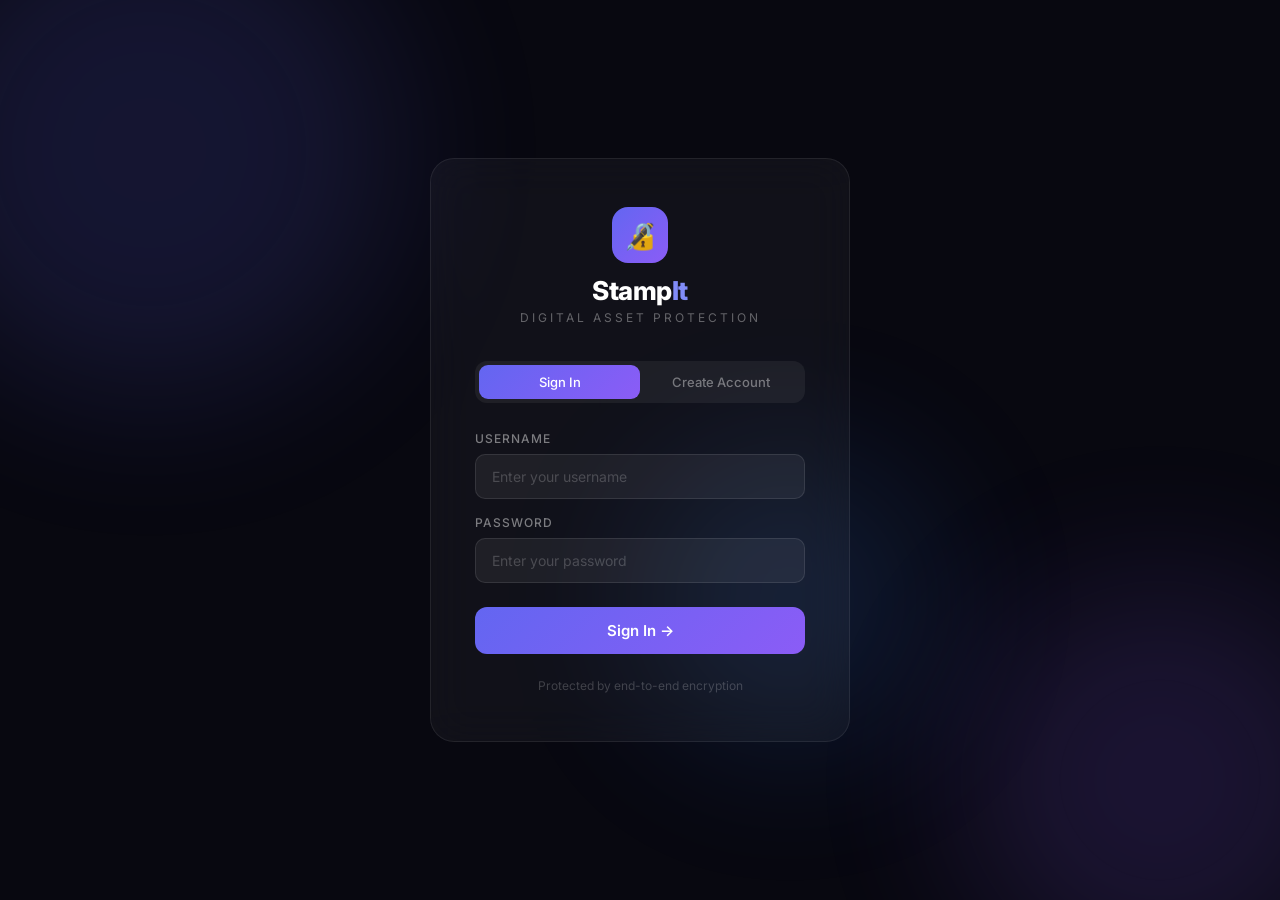
<file: login.html>
<!DOCTYPE html>
<html lang="en">
<head>
  <meta charset="UTF-8"/>
  <meta name="viewport" content="width=device-width, initial-scale=1.0"/>
  <title>StampIt — Login</title>
  <style>
    @import url('https://fonts.googleapis.com/css2?family=Inter:wght@300;400;500;600;700;800&display=swap');
    * { box-sizing: border-box; margin: 0; padding: 0; }

    body {
      font-family: 'Inter', sans-serif;
      min-height: 100vh;
      background: #080810;
      display: flex;
      align-items: center;
      justify-content: center;
      overflow: hidden;
      position: relative;
    }

    /* Animated background blobs */
    .blob {
      position: fixed;
      border-radius: 50%;
      filter: blur(80px);
      opacity: 0.15;
      animation: float 8s ease-in-out infinite;
      pointer-events: none;
    }
    .blob1 { width: 500px; height: 500px; background: #6366f1; top: -100px; left: -100px; animation-delay: 0s; }
    .blob2 { width: 400px; height: 400px; background: #8b5cf6; bottom: -80px; right: -80px; animation-delay: 3s; }
    .blob3 { width: 300px; height: 300px; background: #3b82f6; top: 50%; left: 50%; animation-delay: 5s; }
    @keyframes float {
      0%, 100% { transform: translate(0, 0) scale(1); }
      50% { transform: translate(30px, -30px) scale(1.05); }
    }

    .card {
      background: rgba(255,255,255,0.04);
      backdrop-filter: blur(20px);
      border: 1px solid rgba(255,255,255,0.08);
      border-radius: 24px;
      padding: 48px 44px;
      width: 100%;
      max-width: 420px;
      position: relative;
      z-index: 1;
    }

    .logo-area {
      text-align: center;
      margin-bottom: 36px;
    }

    .logo-icon {
      width: 56px; height: 56px;
      background: linear-gradient(135deg, #6366f1, #8b5cf6);
      border-radius: 16px;
      display: inline-flex;
      align-items: center;
      justify-content: center;
      font-size: 26px;
      margin-bottom: 12px;
    }

    .logo-name {
      font-size: 26px;
      font-weight: 800;
      color: #fff;
      letter-spacing: -0.5px;
    }

    .logo-name span { color: #818cf8; }

    .logo-tag {
      font-size: 12px;
      color: rgba(255,255,255,0.35);
      letter-spacing: 3px;
      text-transform: uppercase;
      margin-top: 4px;
    }

    /* Tab toggle */
    .tab-toggle {
      display: flex;
      background: rgba(255,255,255,0.06);
      border-radius: 12px;
      padding: 4px;
      margin-bottom: 28px;
    }

    .tab-toggle button {
      flex: 1;
      padding: 9px;
      border: none;
      border-radius: 9px;
      background: transparent;
      color: rgba(255,255,255,0.4);
      font-size: 13px;
      font-weight: 500;
      cursor: pointer;
      transition: all 0.2s;
      font-family: 'Inter', sans-serif;
    }

    .tab-toggle button.active {
      background: linear-gradient(135deg, #6366f1, #8b5cf6);
      color: #fff;
    }

    .form-section { display: none; }
    .form-section.active { display: block; }

    .field {
      margin-bottom: 16px;
    }

    .field label {
      display: block;
      font-size: 12px;
      font-weight: 500;
      color: rgba(255,255,255,0.45);
      text-transform: uppercase;
      letter-spacing: 1px;
      margin-bottom: 8px;
    }

    .field input {
      width: 100%;
      padding: 13px 16px;
      background: rgba(255,255,255,0.06);
      border: 1px solid rgba(255,255,255,0.1);
      border-radius: 10px;
      color: #fff;
      font-size: 14px;
      font-family: 'Inter', sans-serif;
      transition: border-color 0.2s;
      outline: none;
    }

    .field input:focus {
      border-color: #6366f1;
      background: rgba(99,102,241,0.08);
    }

    .field input::placeholder { color: rgba(255,255,255,0.2); }

    .btn-submit {
      width: 100%;
      padding: 14px;
      background: linear-gradient(135deg, #6366f1, #8b5cf6);
      border: none;
      border-radius: 12px;
      color: #fff;
      font-size: 15px;
      font-weight: 600;
      cursor: pointer;
      margin-top: 8px;
      font-family: 'Inter', sans-serif;
      transition: all 0.2s;
      position: relative;
      overflow: hidden;
    }

    .btn-submit:hover { opacity: 0.9; transform: translateY(-1px); }
    .btn-submit:active { transform: translateY(0); }

    .btn-submit.loading::after {
      content: '';
      position: absolute;
      inset: 0;
      background: linear-gradient(90deg, transparent, rgba(255,255,255,0.2), transparent);
      animation: shimmer 1s infinite;
    }
    @keyframes shimmer { from { transform: translateX(-100%); } to { transform: translateX(100%); } }

    .error-msg {
      background: rgba(239,68,68,0.12);
      border: 1px solid rgba(239,68,68,0.25);
      border-radius: 8px;
      padding: 10px 14px;
      color: #fca5a5;
      font-size: 13px;
      margin-top: 12px;
      display: none;
    }

    .footer-text {
      text-align: center;
      margin-top: 24px;
      font-size: 12px;
      color: rgba(255,255,255,0.2);
    }
  </style>
</head>
<body>

<div class="blob blob1"></div>
<div class="blob blob2"></div>
<div class="blob blob3"></div>

<div class="card">
  <div class="logo-area">
    <div class="logo-icon">🔏</div>
    <div class="logo-name">Stamp<span>It</span></div>
    <div class="logo-tag">Digital Asset Protection</div>
  </div>

  <div class="tab-toggle">
    <button class="active" onclick="switchTab('login')">Sign In</button>
    <button onclick="switchTab('signup')">Create Account</button>
  </div>

  <!-- LOGIN FORM -->
  <div class="form-section active" id="form-login">
    <div class="field">
      <label>Username</label>
      <input type="text" id="loginUsername" placeholder="Enter your username"/>
    </div>
    <div class="field">
      <label>Password</label>
      <input type="password" id="loginPassword" placeholder="Enter your password"/>
    </div>
    <button class="btn-submit" id="loginBtn" onclick="doLogin()">Sign In →</button>
    <div class="error-msg" id="loginError"></div>
  </div>

  <!-- SIGNUP FORM -->
  <div class="form-section" id="form-signup">
    <div class="field">
      <label>Username</label>
      <input type="text" id="signupUsername" placeholder="Choose a username"/>
    </div>
    <div class="field">
      <label>Email</label>
      <input type="email" id="signupEmail" placeholder="your@email.com"/>
    </div>
    <div class="field">
      <label>Password</label>
      <input type="password" id="signupPassword" placeholder="Min. 6 characters"/>
    </div>
    <button class="btn-submit" id="signupBtn" onclick="doSignup()">Create Account →</button>
    <div class="error-msg" id="signupError"></div>
  </div>

  <div class="footer-text">Protected by end-to-end encryption</div>
</div>

<script>
function switchTab(tab) {
  document.querySelectorAll('.form-section').forEach(s => s.classList.remove('active'));
  document.querySelectorAll('.tab-toggle button').forEach(b => b.classList.remove('active'));
  document.getElementById('form-' + tab).classList.add('active');
  event.target.classList.add('active');
}

async function doLogin() {
  const btn = document.getElementById('loginBtn');
  const errEl = document.getElementById('loginError');
  const username = document.getElementById('loginUsername').value.trim();
  const password = document.getElementById('loginPassword').value;

  if (!username || !password) { showError(errEl, 'Please fill all fields'); return; }

  btn.classList.add('loading');
  btn.textContent = 'Signing in...';

  try {
    const res = await fetch('/api/login', {
      method: 'POST',
      headers: { 'Content-Type': 'application/json' },
      body: JSON.stringify({ username, password })
    });
    const data = await res.json();
    if (data.success) {
      window.location.href = '/dashboard';
    } else {
      showError(errEl, data.error);
      btn.classList.remove('loading');
      btn.textContent = 'Sign In →';
    }
  } catch (e) {
    showError(errEl, 'Connection error');
    btn.classList.remove('loading');
    btn.textContent = 'Sign In →';
  }
}

async function doSignup() {
  const btn = document.getElementById('signupBtn');
  const errEl = document.getElementById('signupError');
  const username = document.getElementById('signupUsername').value.trim();
  const email = document.getElementById('signupEmail').value.trim();
  const password = document.getElementById('signupPassword').value;

  if (!username || !email || !password) { showError(errEl, 'Please fill all fields'); return; }

  btn.classList.add('loading');
  btn.textContent = 'Creating account...';

  try {
    const res = await fetch('/api/signup', {
      method: 'POST',
      headers: { 'Content-Type': 'application/json' },
      body: JSON.stringify({ username, email, password })
    });
    const data = await res.json();
    if (data.success) {
      window.location.href = '/dashboard';
    } else {
      showError(errEl, data.error);
      btn.classList.remove('loading');
      btn.textContent = 'Create Account →';
    }
  } catch (e) {
    showError(errEl, 'Connection error');
    btn.classList.remove('loading');
    btn.textContent = 'Create Account →';
  }
}

function showError(el, msg) {
  el.textContent = msg;
  el.style.display = 'block';
  setTimeout(() => el.style.display = 'none', 4000);
}

// Allow Enter key to submit
document.addEventListener('keydown', e => {
  if (e.key === 'Enter') {
    if (document.getElementById('form-login').classList.contains('active')) doLogin();
    else doSignup();
  }
});
</script>
</body>
</html>
</file>
